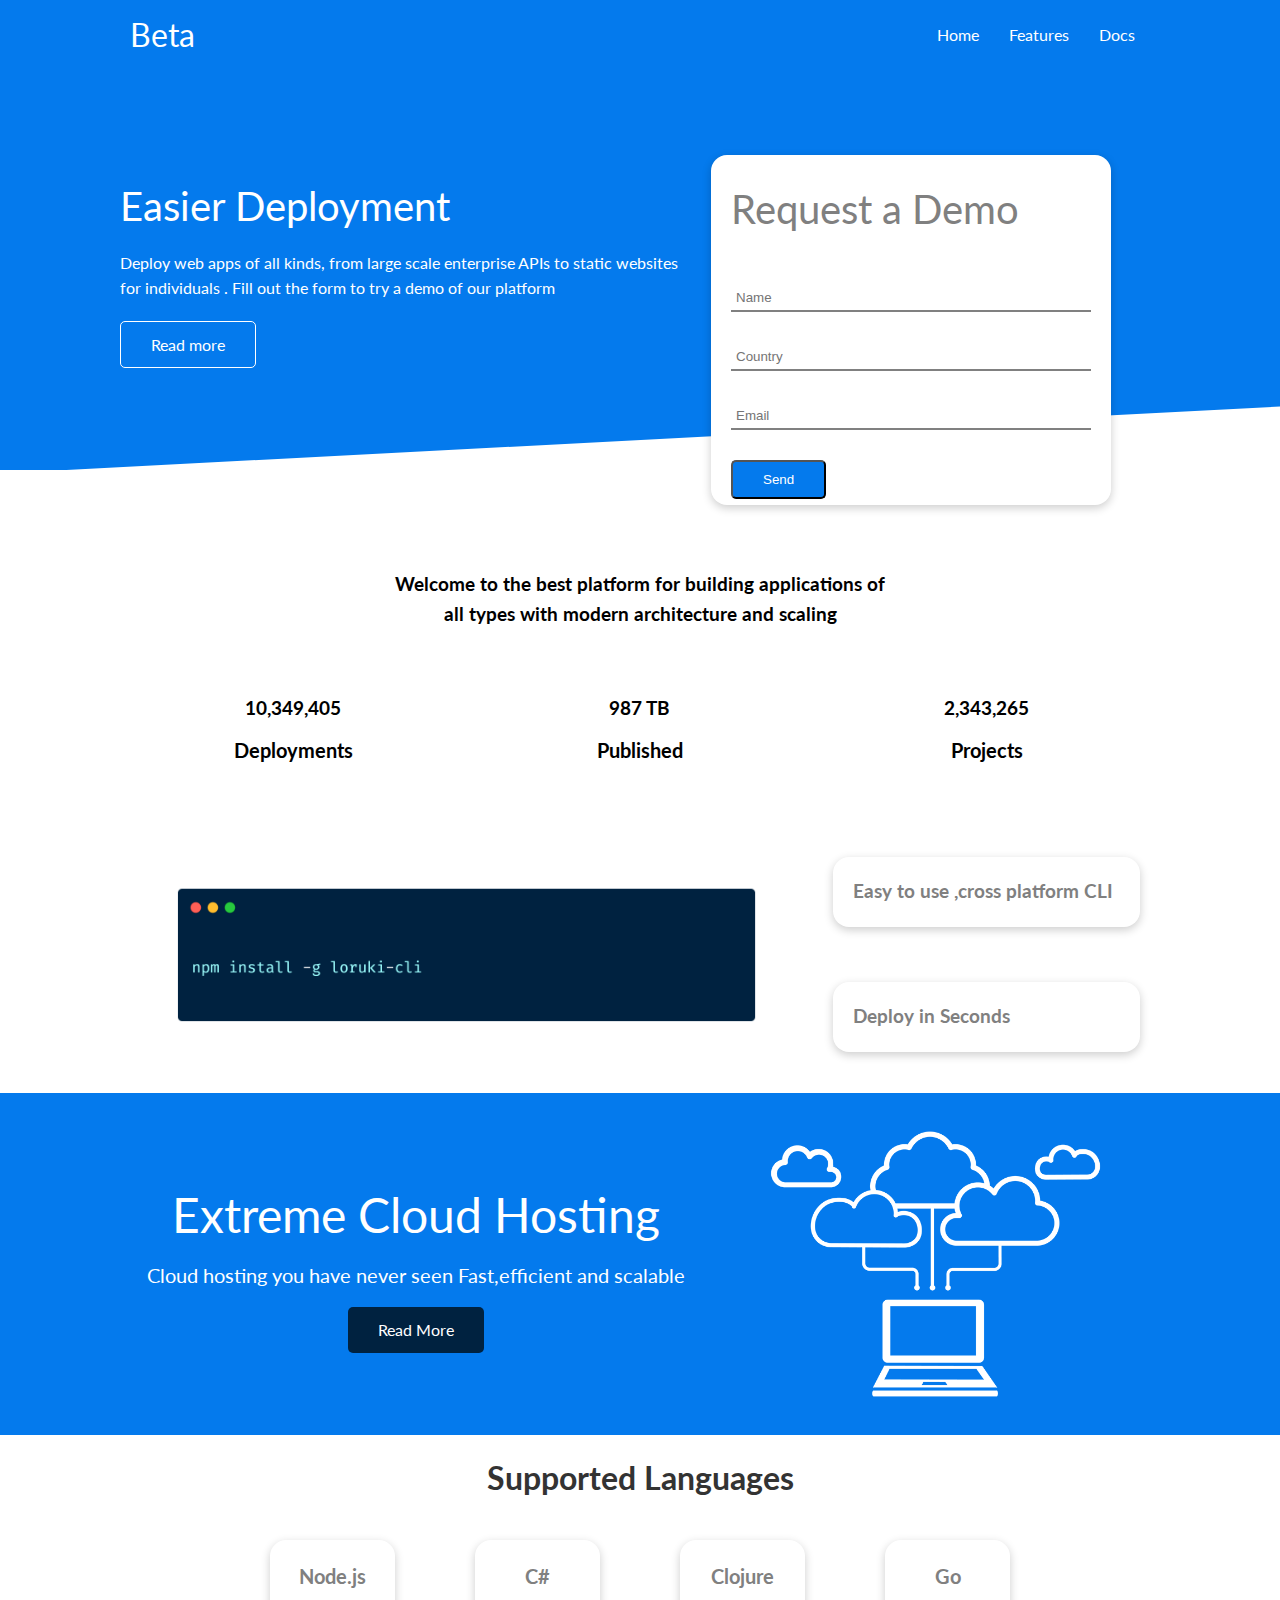
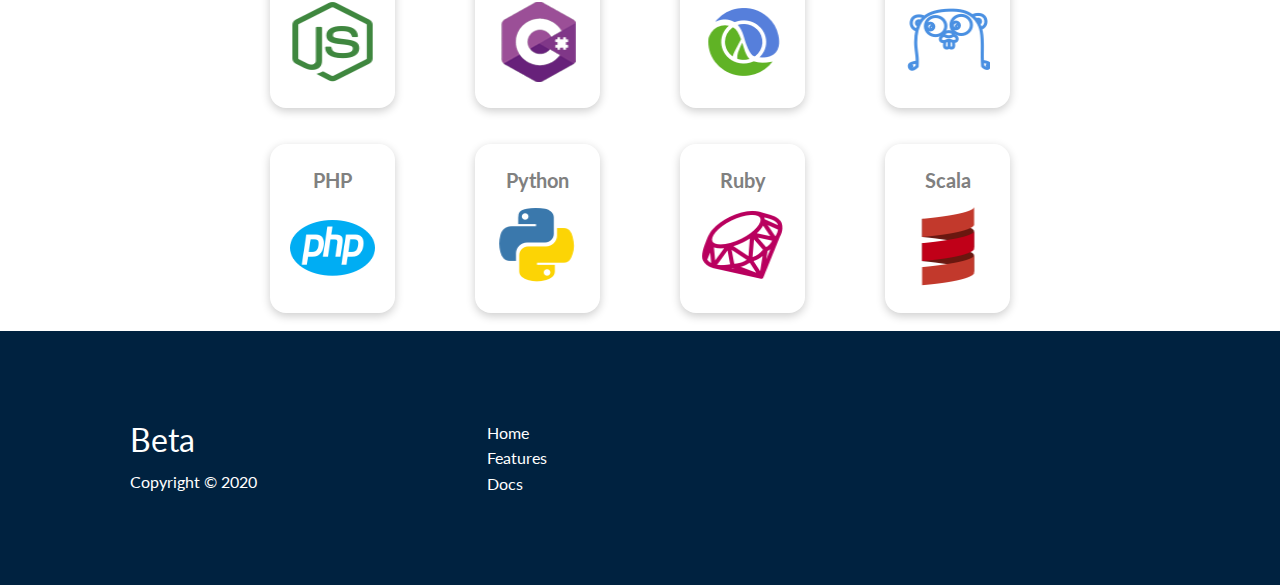
<file: 107119132_Varun_EEE/index.html>
<!DOCTYPE html>
<html>
    <head>
        <title>Beta Program | Cloud Hosting</title>
        <meta name="keywords" content="varun,responsive">
        <meta charset="UTF-8">
        <meta name="description" content="This is responsive design">
        <meta name="viewport" content="width=device-width,initial-scale=1.0">
        <link rel="stylesheet" href="https://cdnjs.cloudflare.com/ajax/libs/font-awesome/5.15.3/css/all.min.css"
         integrity="sha512-iBBXm8fW90+nuLcSKlbmrPcLa0OT92xO1BIsZ+ywDWZCvqsWgccV3gFoRBv0z+8dLJgyAHIhR35VZc2oM/gI1w==" 
         crossorigin="anonymous" />
         <link href="Response.css" type="text/css" rel="stylesheet">
         <link href="responsive utilities.css   " type="text/css" rel="stylesheet">
    </head>
    <body>
        <!-- Navigation bar-->

        <div class="navbar">
            <div class="container flex">
                <h1 class="logo">Beta</h1>
                <nav>
                    <ul>
                        <li><a href="index.html">Home</a></li>
                        <li><a href="features.html">Features</a></li>
                        <li><a href="docs.html">Docs</a></li>
                    </ul>
                </nav>
            </div>
        </div>

        <!--Show Case-->
        <section class="showcase">
            <div class="container grid">
                <div class="showcase-text">
                    <h1>Easier Deployment</h1>
                    <p>Deploy web apps of all kinds, from large scale enterprise APIs to static websites for individuals
                        . Fill out the form to try a demo of our platform</p>
                     <a href="features.html" class="btn btn-outline">Read more</a>   
                </div>
                <div class="showcase-form card">
                    <h1>Request a Demo</h1>
                    <form name="contact" method="POST" data-netlify="true" netlify-honeypot="bot-field">
                        <input type="hidden" name="form-name" value="contact">
                        <p class="hidden">
                            <label>Don’t fill this out if you’re human: <input name="bot-field" /></label>
                        </p>
                        <div class="form-control">
                            <input type="text" name="Name" placeholder="Name" required>
                        </div>
                        <div class="form-control">
                            <input type="text" name="Country" placeholder="Country" required>
                        </div>
                        <div class="form-control">
                            <input type="email" name="Email" placeholder="Email" required>
                        </div>
                        
                        <input type="submit" value="Send" class="submit btn">
                        

                    </form>
                </div>
            </div>
        </section>

            <!-- stats-->

            <section class="stats">
                <div class="container">
                    <h3 class="stats-heading text-ceneter my-1">
                        Welcome to the best platform for building applications of all types with modern architecture and scaling
                    </h3>
                    <div class="grid grid-3 text-center my-4" id="grid3">
                        <div>
                            <i class="fas fa-server fa-3x"></i>
                            <h3>10,349,405</h3>
                            <p class="text-sec">
                                Deployments
                            </p>
                        </div>
                        <div>
                            <i class="fas fa-upload fa-3x"></i>
                            <h3>987 TB</h3>
                            <p class="text-sec">
                                Published
                            </p>
                        </div>
                        <div>
                            <i class="fas fa-project-diagram fa-3x"></i>
                            <h3>2,343,265</h3>
                            <p class="text-sec">
                                Projects
                            </p>
                        </div>
                       
                    </div>
                </div>
            </section>

            <!-- Cli-->

            <section class="cli">
                <div class="container grid">
                    <img src="cli.png" alt="no"\>
                    <div class="card">
                        <h3>Easy to use ,cross platform CLI</h3>
                    </div>
                    <div class="card">
                        <h3>Deploy in Seconds</h3>
                    </div>

                </div>
            </section>

            <!--cloud----------------------------------->

        <section class="cloud bg-primary my-2 pd-2">
            <div class="container grid">
                <div class="text-center">
                    <h2 class="lg">Extreme Cloud Hosting</h2>
                    <p class="lead my-1">Cloud hosting you have never seen
                        Fast,efficient and scalable
                    </p>
                    <a href="features.html" class="btn btn-dark">Read More</a>

                </div>
                <img src="cloud.png" alt="">
            </div>
        </section>

        <!--languages-------------------------------------->
        <section class="languages">
            <h2 class="md text-center my-2 f1">
                Supported Languages
            </h2>
            <div class="container flex">
                <div class="card">
                    <h4>Node.js</h4>
                    <img src="logos/node.png" alt="">
                </div>
                <div class="card">
                    <h4>C#</h4>
                    <img src="logos/csharp.png" alt="">
                </div>
                <div class="card">
                    <h4>Clojure</h4>
                    <img src="logos/clojure.png" alt="">
                </div>
                <div class="card">
                    <h4>Go</h4>
                    <img src="logos/go.png" alt="">
                </div>
                <div class="card">
                    <h4>PHP</h4>
                    <img src="logos/php.png" alt="">
                </div>
                <div class="card">
                    <h4>Python</h4>
                    <img src="logos/python.png" alt="">
                </div>
                <div class="card">
                    <h4>Ruby</h4>
                    <img src="logos/ruby.png" alt="">
                </div>
                <div class="card">
                    <h4>Scala</h4>
                    <img src="logos/scala.png" alt="">
                </div>
            </div>
        </section>
        <footer class="footer bg-dark pd-5">
             <div class="container grid grid-3">
                 <div>
                     <h1>Beta</h1>
                     <p>Copyright &copy; 2020</p>
                 </div>
                 <nav>
                     <ul>
                         <li><a href="index.html">Home</a></li>
                         <li><a href="features.html">Features</a></li>
                         <li><a href="docs.html">Docs</a></li>
                     </ul>
                 </nav>
                 <div class="social">
                     <a href="2"><i class="fab fa-github fa-2x"></i></a>
                     <a href="2"><i class="fab fa-facebook fa-2x"></i></a>
                     <a href="2"><i class="fab fa-instagram fa-2x"></i></a>
                     
                     <a href="2"><i class="fab fa-twitter fa-2x"></i></a>
                 </div>
             </div>
        </footer>
    </body>
</html>
</file>
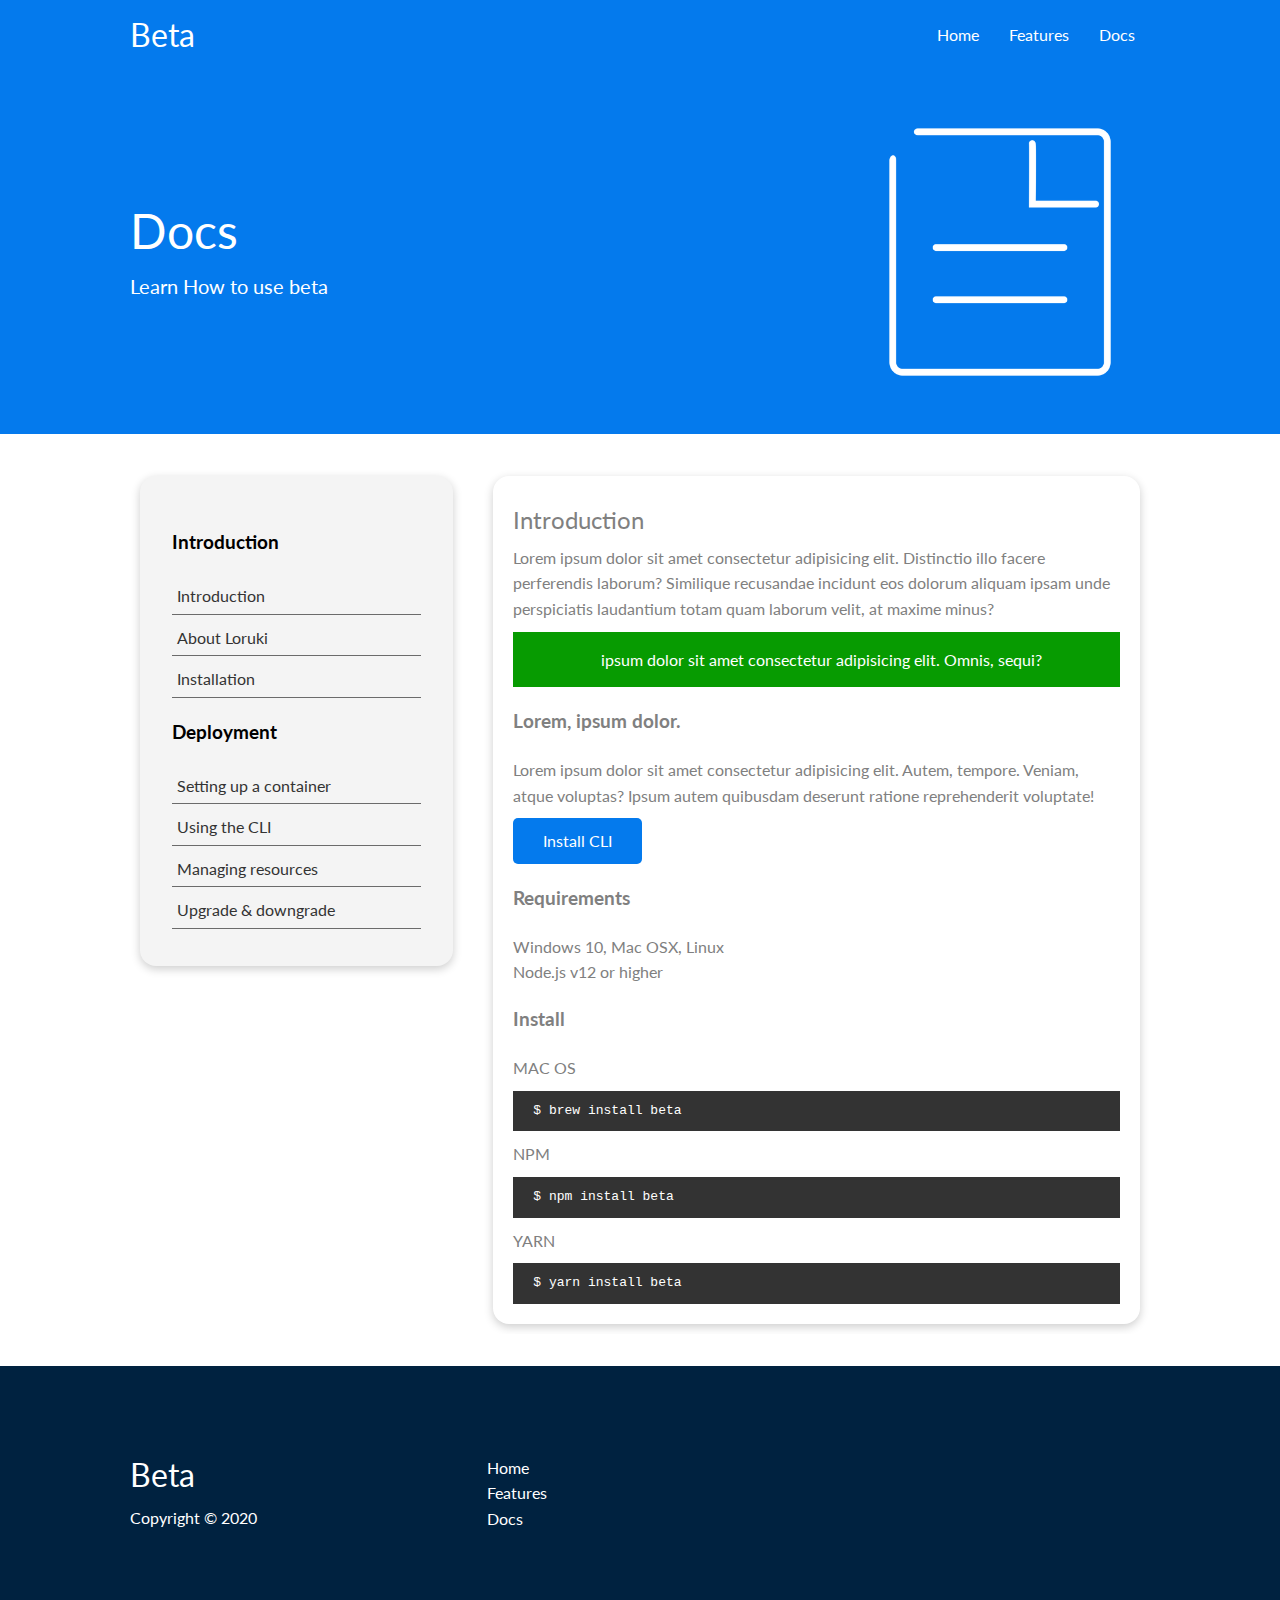
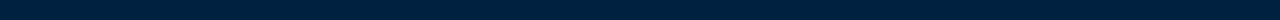
<file: 107119132_Varun_EEE/docs.html>
<!DOCTYPE html>
<html>
    <head>
        <title>Beta Program | Cloud Hosting</title>
        <meta name="keywords" content="varun,responsive">
        <meta charset="UTF-8">
        <meta name="description" content="This is responsive design">
        <meta name="viewport" content="width=device-width,initial-scale=1.0">
        <link rel="stylesheet" href="https://cdnjs.cloudflare.com/ajax/libs/font-awesome/5.15.3/css/all.min.css"
         integrity="sha512-iBBXm8fW90+nuLcSKlbmrPcLa0OT92xO1BIsZ+ywDWZCvqsWgccV3gFoRBv0z+8dLJgyAHIhR35VZc2oM/gI1w==" 
         crossorigin="anonymous" />
         <link href="Response.css" type="text/css" rel="stylesheet">
         
         <link href="responsive utilities.css   " type="text/css" rel="stylesheet">
    </head>
    <body>
        <!-- Navigation bar-->

        <div class="navbar">
            <div class="container flex">
                <h1 class="logo">Beta</h1>
                <nav>
                    <ul>
                        <li><a href="Response.html">Home</a></li>
                        <li><a href="features.html">Features</a></li>
                        <li><a href="docs.html">Docs</a></li>
                    </ul>
                </nav>
            </div>
        </div>

        <!---HEAD--------------------------->
        <section class="docs-head bg-primary pd-3">
            <div class="container grid">
                <div>
                    <h1 class="lg">Docs</h1>
                    <p class="lead"> Learn How to use beta</p>
                </div>
                <img src="docs.png" alt="">
            </div>
        </section>

        <!--MAIN------------------------------------------------------------>

        <section class="docs-main my-3">
            <div class="container grid">
                <div class="card bg-light p-3">
                    <h3 class="my-2">Introduction</h3>
                    <nav>
                        <ul>
                            <li><a class="text-primary" href="#">Introduction</a></li>
                            <li><a href="#">About Loruki</a></li>
                            <li><a href="#">Installation</a></li>
                        
                        </ul>

                    </nav>
                    <h3 class="my-3">Deployment</h3>
                    <nav>
                        <ul>
                            <li><a href="#">Setting up a container</a></li>
                                <li><a href="#">Using the CLI</a></li>
                                <li><a href="#">Managing resources</a></li>
                                <li><a href="#">Upgrade & downgrade</a></li>
                        </ul>
                    </nav>

                </div>
                <div class="card">
                    <h2>Introduction</h2>
                    <p>Lorem ipsum dolor sit amet consectetur adipisicing elit. Distinctio illo facere perferendis laborum? Similique recusandae incidunt eos dolorum aliquam
                     ipsam unde perspiciatis laudantium totam quam laborum velit, at maxime minus?</p>

                <div class="alert alert-success flex">
                    <i class="fas fa-info"></i>
                    <p> ipsum dolor sit amet consectetur adipisicing elit. Omnis, sequi?</p>
                </div>  

                <h3>Lorem, ipsum dolor.</h3>  
                <p>Lorem ipsum dolor sit amet consectetur adipisicing elit. Autem, tempore. Veniam, atque voluptas? Ipsum autem quibusdam deserunt ratione reprehenderit voluptate!</p>
                <a href="3" class="btn btn-primary">Install CLI</a>

                <h3>Requirements</h3>
                <ul>
                    <li>Windows 10, Mac OSX, Linux</li>
                    <li>Node.js v12 or higher</li>
                </ul>
                <h3>Install</h3>
                <p>MAC OS</p>
                <pre><code>$ brew install beta</code></pre>
                <p>NPM</p>
                <pre><code>$ npm install beta</code></pre>
                <p>YARN</p>
                <pre><code>$ yarn install beta</code></pre>

            </div>
                
            </div>
        </section>
       

        <footer class="footer bg-dark pd-5">
             <div class="container grid grid-3">
                 <div>
                     <h1>Beta</h1>
                     <p>Copyright &copy; 2020</p>
                 </div>
                 <nav>
                     <ul>
                         <li><a href="index.html">Home</a></li>
                         <li><a href="features.html">Features</a></li>
                         <li><a href="docs.html">Docs</a></li>
                     </ul>
                 </nav>
                 <div class="social">
                     <a href="2"><i class="fab fa-github fa-2x"></i></a>
                     <a href="2"><i class="fab fa-facebook fa-2x"></i></a>
                     <a href="2"><i class="fab fa-instagram fa-2x"></i></a>
                     <a href="2"><i class="fab fa-twitter fa-2x"></i></a>
                 </div>
             </div>
        </footer>
    </body>
</html>
</file>
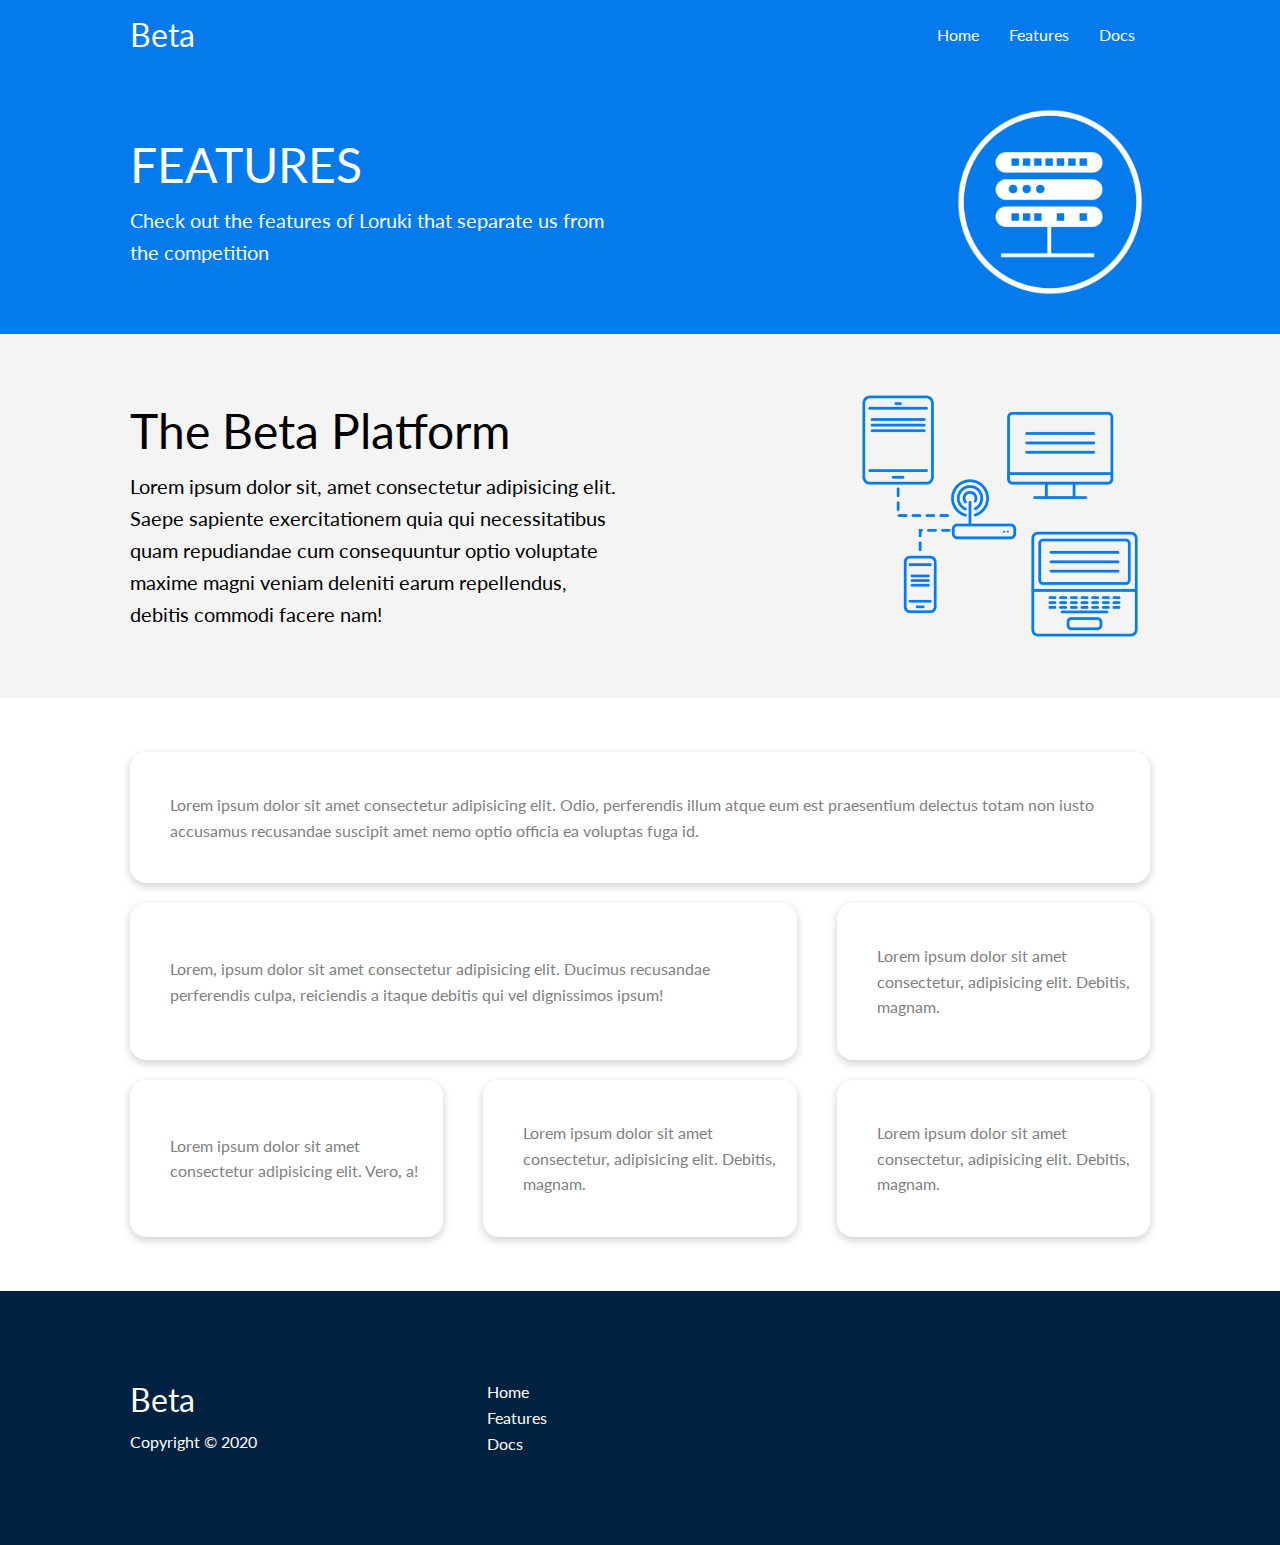
<file: 107119132_Varun_EEE/features.html>
<!DOCTYPE html>
<html>
    <head>
        <title>Beta Program | Cloud Hosting</title>
        <meta name="keywords" content="varun,responsive">
        <meta charset="UTF-8">
        <meta name="description" content="This is responsive design">
        <meta name="viewport" content="width=device-width,initial-scale=1.0">
        <link rel="stylesheet" href="https://cdnjs.cloudflare.com/ajax/libs/font-awesome/5.15.3/css/all.min.css"
         integrity="sha512-iBBXm8fW90+nuLcSKlbmrPcLa0OT92xO1BIsZ+ywDWZCvqsWgccV3gFoRBv0z+8dLJgyAHIhR35VZc2oM/gI1w==" 
         crossorigin="anonymous" />
         <link href="Response.css" type="text/css" rel="stylesheet">
         <link href="responsive utilities.css   " type="text/css" rel="stylesheet">
    </head>
    <body>
        <!-- Navigation bar-->

        <div class="navbar">
            <div class="container flex">
                <h1 class="logo">Beta</h1>
                
                <nav>
                    <ul>
                        <li><a href="Response.html">Home</a></li>
                        <li><a href="features.html">Features</a></li>
                        <li><a href="docs.html">Docs</a></li>
                    </ul>
                </nav>
            </div>
        </div>

        <!---HEAD--------------------------->
        <section class="features-head bg-primary pd-3">
            <div class="container grid">
                <div>
                    <h1 class="lg">FEATURES</h1>
                    <p class="lead"> Check out the features of Loruki that separate us from the
						competition</p>
                </div>
                <img src="server.png" alt="">
            </div>
        </section>

        <!----Sub-head-->
        <section class="features-sub-head bg-light pd-3">
            <div class="container grid">
                <div>
                    <h1 class="lg">The Beta Platform</h1>
                    <p class="lead"> Lorem ipsum dolor sit, amet consectetur adipisicing elit. Saepe sapiente exercitationem quia qui necessitatibus quam repudiandae cum consequuntur optio voluptate maxime magni veniam deleniti earum repellendus, debitis commodi facere nam!</p>
                </div>
                <img src="server2.png" alt="">
            </div>

            </div>
        </section>

        <!--MAIN------------------------------------------------------------------->
        <section class="features-main my-2">
            <div class="container grid grid-3">
                <div class="card flex n1">
                    <i class="fas fa-server fa-3x"></i>
                    <p>Lorem ipsum dolor sit amet consectetur adipisicing elit. Odio, perferendis illum atque eum est praesentium delectus totam non iusto accusamus recusandae suscipit amet nemo optio officia ea voluptas fuga id.</p>

                </div>
                <div class="card flex n2">
                    <i class="fas fa-network-wired fa-3x"></i>
                    <p>
                        Lorem, ipsum dolor sit amet consectetur adipisicing elit. Ducimus
                        recusandae perferendis culpa, reiciendis a itaque debitis qui vel
                        dignissimos ipsum!
                    </p>
                </div>
                <div class="card flex n3">
                    <i class="fas fa-laptop-code fa-3x"></i>
                    <p>
                        Lorem ipsum dolor sit amet consectetur, adipisicing elit. Debitis,
                        magnam.
                    </p>
                </div>
                <div class="card flex n4">
                    <i class="fas fa-database fa-3x"></i>
                    <p>
                        Lorem ipsum dolor sit amet consectetur adipisicing elit. Vero, a!
                    </p>
                </div>
                <div class="card flex n5">
                    <i class="fas fa-power-off fa-3x"></i>
                    <p>
                        Lorem ipsum dolor sit amet consectetur, adipisicing elit. Debitis,
                        magnam.
                    </p>
                </div>
                <div class="card flex n6">
                    <i class="fas fa-upload fa-3x"></i>
                    <p>
                        Lorem ipsum dolor sit amet consectetur, adipisicing elit. Debitis,
                        magnam.
                    </p>
                </div>
            </div>
        </section>


        <footer class="footer bg-dark pd-5">
             <div class="container grid grid-3">
                 <div>
                     <h1>Beta</h1>
                     <p>Copyright &copy; 2020</p>
                 </div>
                 <nav>
                     <ul>
                         <li><a href="index.html">Home</a></li>
                         <li><a href="features.html">Features</a></li>
                         <li><a href="docs.html">Docs</a></li>
                     </ul>
                 </nav>
                 <div class="social">
                     <a href="2"><i class="fab fa-github fa-2x"></i></a>
                     <a href="2"><i class="fab fa-facebook fa-2x"></i></a>
                     <a href="2"><i class="fab fa-instagram fa-2x"></i></a>
                     <a href="2"><i class="fab fa-twitter fa-2x"></i></a>
                 </div>
             </div>
        </footer>
    </body>
</html>
</file>
<file: 107119132_Varun_EEE/Response.css>
@import url('https://fonts.googleapis.com/css2?family=Lato:wght@300&display=swap');

@keyframes sfb{
    0%{
        transform: translateY(-100%);
    }

    100%{
        transform: translateY(0%);
    }
}
@keyframes sft{
    0%{
        transform: translateY(100%);
    }

    100%{
        transform: translateY(0%);
    }
}
@keyframes sfr{
    0%{
        transform: translateX(100%);
    }

    100%{
        transform: translateX(0%);
    }
}
@keyframes sfl{
    0%{
        transform: translateX(-100%);
    }

    100%{
        transform: translateX(0%);
    }
}

:root
{
    --pc:#047aed;
    --sc:#1c3fa8;
    --dc:#002240;
    --lc:#f4f4f4;
}

 *{
     box-sizing: border-box;
     margin: 0;
     padding: 0;
 }

 body{
     font-family: lato,sans-serif;
     color: #333;
     line-height: 1.6;
}



 ul{
     list-style-type: none;
 }

 a{
     text-decoration: none;
     color: #333;
}

h1,h2{
    font-weight: 400;
    line-height: 1.2;
    margin: 10px 0;
}

p{
    margin: 10px 0;
}

img{
    width: 100%;
}

/* This is for Nav Bar-------------------------------------------*/

.navbar{
    background-color: var(--pc);
    color: white;
    height: 70px;
}

.navbar .flex{
    justify-content: space-between;

}

.navbar ul{
    display: flex;
}

.navbar a{
    color: white;
    padding: 10px;
    margin: 0 5px;
}

.navbar a:hover{
    border-bottom: 2px solid white;
}

/*Show Case------------------------------------------------------------------------------*/

.showcase{
    height: 400px;
    background-color: var(--pc);
    color: white;
    position: relative;

}

                            /*for the design*/

                            
 .showcase::after {
    content: '';
    position: absolute;
    height: 100px;
    bottom: -70px;
    right: 0;
    left: 0;
    background: #fff;
    transform: skewY(-3deg);
    -webkit-transform: skewY(-3deg);
    -moz-transform: skewY(-3deg);
    -ms-transform: skewY(-3deg);
     }

.showcase h1{
    font-size: 40px;
}

.showcase p{
    margin: 20px 0;
}
 
.showcase .grid{
    grid-template-columns: 55% 45%;
    gap: 20px;
    overflow: visible;
}

/* forms--------------------------------*/
.showcase-form{
    position: relative;
    top: 60px;
    height: 350px;
    width: 400px;
    z-index: 100;
    animation: sfr 0.5s ease-in;
}

.showcase-text{
    animation: sfl 0.5s ease-in;
}

.showcase-form .form-control{

    margin: 30px 0;
}

.showcase-form input[type='text']{
    border: 0;
    
    border-bottom: 2px solid grey;
    width: 100%;
    padding: 5px;

}
.showcase-form input[type='email']{
    border: 0;
    border-bottom: 2px solid grey;
    width: 100%;
    padding: 5px;
}
.showcase-form input:focus{
    outline: none;
}

.hidden 
{
    visibility: hidden;
    height: 0;
}

/*stats------------------------------------------------------*/

.stats{
    padding-top: 100px;
    color:black 
}

#grid3{
    grid-template-columns: repeat(3,1fr);
    
}
.stats-heading{
    max-width: 500px;
    margin: auto !important;
    text-align: center;
    animation: sfb 0.5s ease-in;
}
}

.stats .grid h3{
    font-size: 35px;
}
.stats .grid p{
    font-size: 20px;
    font-weight: bold;

}

/*CLI---------------------------------------------*/

.cli .grid{
    grid-template-columns: repeat(3,1fr);
    grid-template-rows: repeat(2,1fr);
}


.cli img{
    grid-column: 1 / span 2;
    grid-row: 1 / span 2;

}

/*cloud-----------------------------------------------*/
.cloud .grid{
    grid-template-columns: 4fr 3fr;
}



/*languages-----------------------------------------------------------------*/
.languages .flex{
    flex-wrap: wrap;
    justify-content: center;
    align-items: center;
}
.languages .card{

    text-align: center;
    margin: 18px   40px;
    transition: transform 0.2s ease;

}
.languages .card img{
    width:85px;
    height: 80px;

}
.languages .card h4{
    font-size: 20px;
    margin-bottom: 10px;
}

.languages .card:hover{
    transform: translateY(-15px);
}

/*-----Features---------------------------------------------------*/
.features-head img,.features-sub-head img{

    width: 200px;
    justify-self: flex-end;

}
.features-sub-head img{

    width: 300px;
    justify-self: flex-end;

}

/*main----------------------------------------------------------------*/

.features-main .card > i
{margin-right: 20px

}

.features-main .grid{
    padding: 30px;
}

.features-main .grid .n1
{
    grid-column: 1 /span 3;

}

.features-main .grid .n2{
    grid-column: 1 /span 2;

}


/*-------Docs-Mian----------------------------------*/

.docs-head img{
    width: 300px;
    justify-self: flex-end;
}

.docs-main h3{
    margin: 20px 0;
}

.docs-main  .grid{
    grid-template-columns: 1fr 2fr;
    align-items: flex-start;

}

.docs-main nav li{
    font-size: 1rem;
    padding: 5px;
    margin-bottom: 5px;
    border-bottom: 1px solid rgb(107, 107, 107);
}

.docs-main a:hover{
    font-weight: bold;
}
.alert{
    background:var(--lc) ;
    padding: 5px 10px;
}
.alert-success{
    background: rgb(7, 155, 1);
    color: white;

}

.alert-error{
    background: red;
    color: white;
}
.alert p{
    margin-left: 10px;
}


code,pre{
    background: #333;
    color: white;
    padding: 10px;
}

/*-------------------------------------------footer----------*/

.footer a{
    color: white;
    padding: 10px 10px;
}


/*Tablets------------------------------------*/

@media(max-width: 768px){

    .navbar{
        flex-direction: column;
    }

    .grid,
    .showcase .grid,
    .stats .grid,
    .cli .grid,
    .cloud .grid,
    .features-main .grid,
    .docs-main .grid 
    {
    grid-template-columns: 1fr;
    grid-template-rows: 1fr;
    }


    .showcase{
        height: auto;
        text-align: center;
    }

    .showcase-text{
        margin-top: 40px;
    }
    
    .showcase-form{
        justify-self: center;
        margin: auto;
    }

    #grid3{
        grid-template-columns: repeat(1,1fr);
        grid-template-rows: 1fr; 
    }
    
    .stats-heading{
        margin:1rem auto !important;  
    }
    
   
  .cli .grid > *:first-child {
    grid-column: 1;
    grid-row: 1;
    grid-template-rows: 1fr;
    
  }

  .cli h3{
      text-align: center;
  }
   
  .alert flex{
      justify-content: flex-end;

  }
  .footer li{
      margin: 10px 0;
  }
  .footer a:hover{
      border-bottom: 2px solid white;

  }

  .showcase-text{
    animation: sft 0.5s ease-in;
    }
  .showcase-form{
    animation: sft 0.5s ease-in;
    }
  

  /*features------------------------------*/
  .features-main .grid .n2,
    .features-main .grid .n1 {
      grid-column: 1;
    }

    .features-main .grid .n4  i {
        padding-left: -10px;
    }

    .features-sub-head .grid{
        grid-template-columns: repeat(1,1fr);
    }

    
    
    .features-head img,
    .features-sub-head img,
    .docs-head img{
        justify-self: center;
    }

    .features-head ,
    .features-sub-head ,
    .docs-head {
        text-align: center;
    }

    
    .docs-head .grid img{
        width: 150px;
        height: 150px;
    }
    
    .footer .grid-3{
        grid-template-columns: repeat(1,1fr);
    }

}

/* Mobile------------------------------------*/

@media(max-width: 500px){

    .navbar{
        height: 100px;
    }

    .navbar .flex{
        flex-direction: column;
      
    }

    .navbar ul{
        background-color: rgba(0,0,0, 0.1);
        padding: 10px;
        padding-bottom: 15px;
        
    }
    .showcase-form{
        width: 250px;
    }
    .navbar a:hover{
        padding-bottom: 5px;
    }
    .docs-head .grid{
        grid-template-columns: repeat(1,1fr);
    }

    .features-head .grid{
        grid-template-columns: repeat(1,1fr) !important;
    }
    
   
}
</file>
<file: 107119132_Varun_EEE/responsive utilities.css>
/* Utilities--------------------------------------------------------------------*/

.container {
  max-width: 1100px;
  margin: 0 auto;
  overflow: auto;
  padding: 0 40px;
}

.flex {
  display: flex;
  justify-content: center;
  align-items: center;
  height: 100%;
}

.card {
  background-color: white;
  border-radius: 1rem;
  box-shadow: 0 3px 10px rgba(0, 0, 0, 0.2);
  margin: 10px;
  padding: 20px;
  color: grey;
}

.btn {
  display: inline-block;
  cursor: pointer;
  background-color: var(--pc);
  padding: 10px 30px;
  color: white;
  border-radius: 5px;
}
.btn-outline {
  background-color: transparent;
  border: 1px solid white;
}

.btn:hover {
  transform: scale(0.98);
}

/*Text Sizes-----------------------------------------*/

.lead {
  font-size: 20px;
}

.sm {
  font-size: 1rem;
}

.md {
  font-size: 2rem;
}
.lg {
  font-size: 3rem;
}

/*background &color buttons---------*/

.bg-primary,
.btn-primary {
  background-color: var(--pc);
  color: white;
}
.bg-secondary,
.btn-secondary {
  background-color: var(--sc);
  color: white;
}
.bg-dark,
.btn-dark {
  background-color: var(--dc);
  color: white;
}
.bg-light,
.btn-light {
  background-color: var(--lc);
  color: black;
}

.text-center {
  text-align: center;
}

.grid {
  display: grid;
  grid-template-columns: repeat(2, 1fr);
  gap: 20px;
  justify-content: center;
  align-items: center;
  height: 100%;
}

.grid-3 {
  grid-template-columns: repeat(3, 1fr);
}

/*Margin--------------------------*/

.my-1 {
  margin: 1rem 0;
}

.my-2 {
  margin: 1.5rem 0;
}

.my-3 {
  margin: 2rem 0;
}

.my-4 {
  margin: 4rem 0;
}

.my-5 {
  margin: 5rem 0;
}
.m-1 {
  margin: 1rem;
}

.m-2 {
  margin: 1.5rem;
}

.m-3 {
  margin: 2rem;
}

.m-4 {
  margin: 3rem;
}

.m-5 {
  margin: 4rem;
}

/*padding----------------------*/

.pd-1 {
  padding: 1rem 0;
}

.pd-2 {
  padding: 1.5rem 0;
}

.pd-3 {
  padding: 2rem 0;
}

.pd-4 {
  padding: 4rem 0;
}

.pd-5 {
  padding: 5rem 0;
}

.p-1 {
  padding: 1rem;
}

.p-2 {
  padding: 1.5rem;
}

.p-3 {
  padding: 2rem;
}

.p-4 {
  padding: 3rem;
}

.p-5 {
  padding: 4rem;
}

/* Font weight-----------------------------------------*/

.f1 {
  font-weight: bold;
}

.f2 {
  font-weight: 500;
}
</file>
